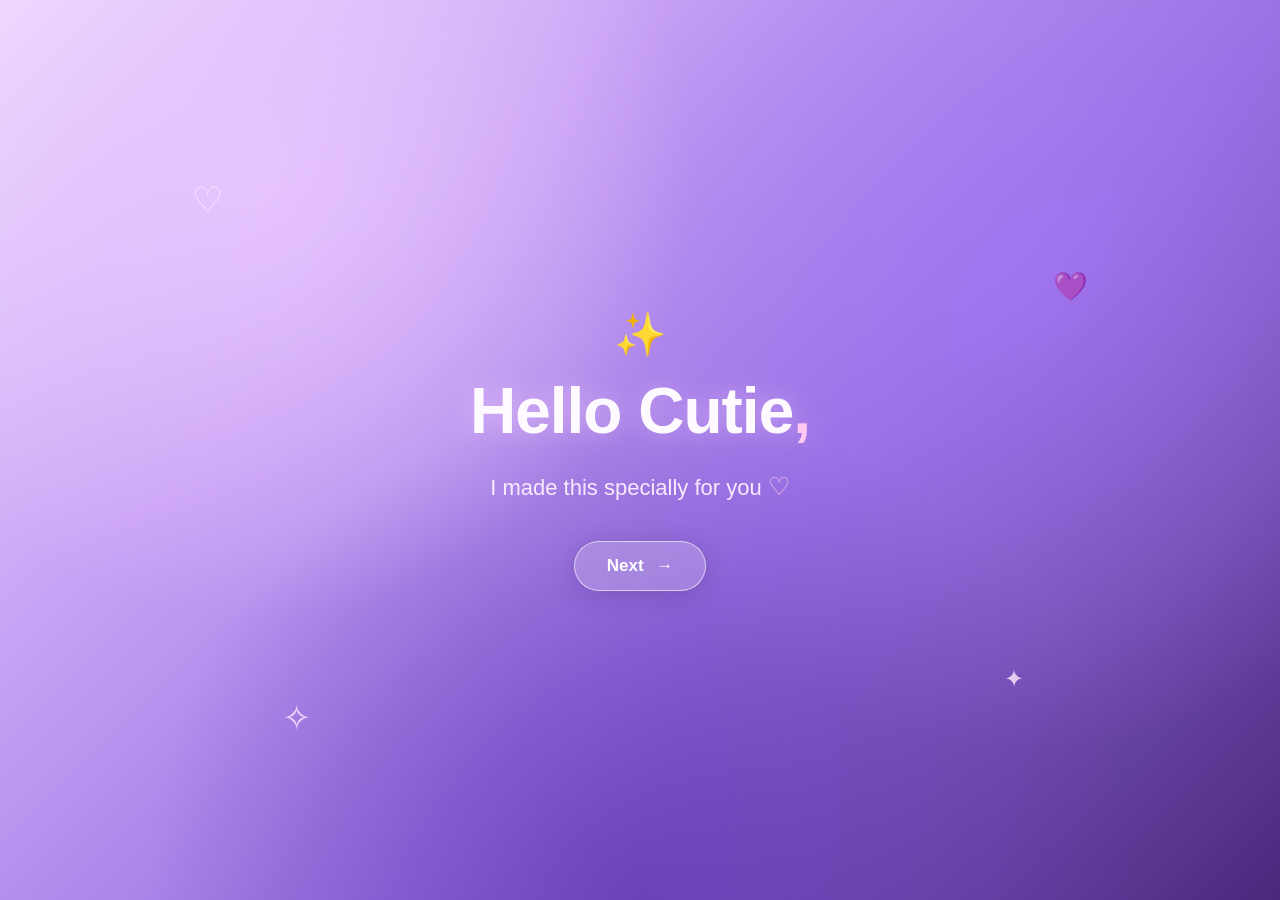
<file: index.html>
<!DOCTYPE html>
<html lang="en">
<head>
    <meta charset="UTF-8">
    <meta name="viewport" content="width=device-width, initial-scale=1.0">
    <meta name="theme-color" content="#CF9FFF">

    <title>Birthday Website</title>

    <link rel="icon" type="image/png" href="assets/images/starlit-moon.png">
    <link rel="stylesheet" href="styles/index.css">

    <script src="scripts/index.js" defer></script>
</head>

<body>
    <main class="intro">
        <!-- Floaties na mga bituin -->
        <div class="floating-heart heart1">♡</div>
        <div class="floating-heart heart2">💜</div>
        <div class="floating-heart heart3">✧</div>
        <div class="floating-heart heart4">✦</div>

        <!-- Introooo -->
        <div class="intro-content">
            <div class="sparkle">✨</div>

            <h1>Hello Cutie<span class="comma">,</span></h1>
            <p class="intro-message">
                I made this specially for you
                <span class="pink-heart">♡</span>
            </p>
            <button class="next-button" id="nextButton" type="button">
                Next <span>→</span>
            </button>
        </div>
    </main>
</body>
</html>
</file>
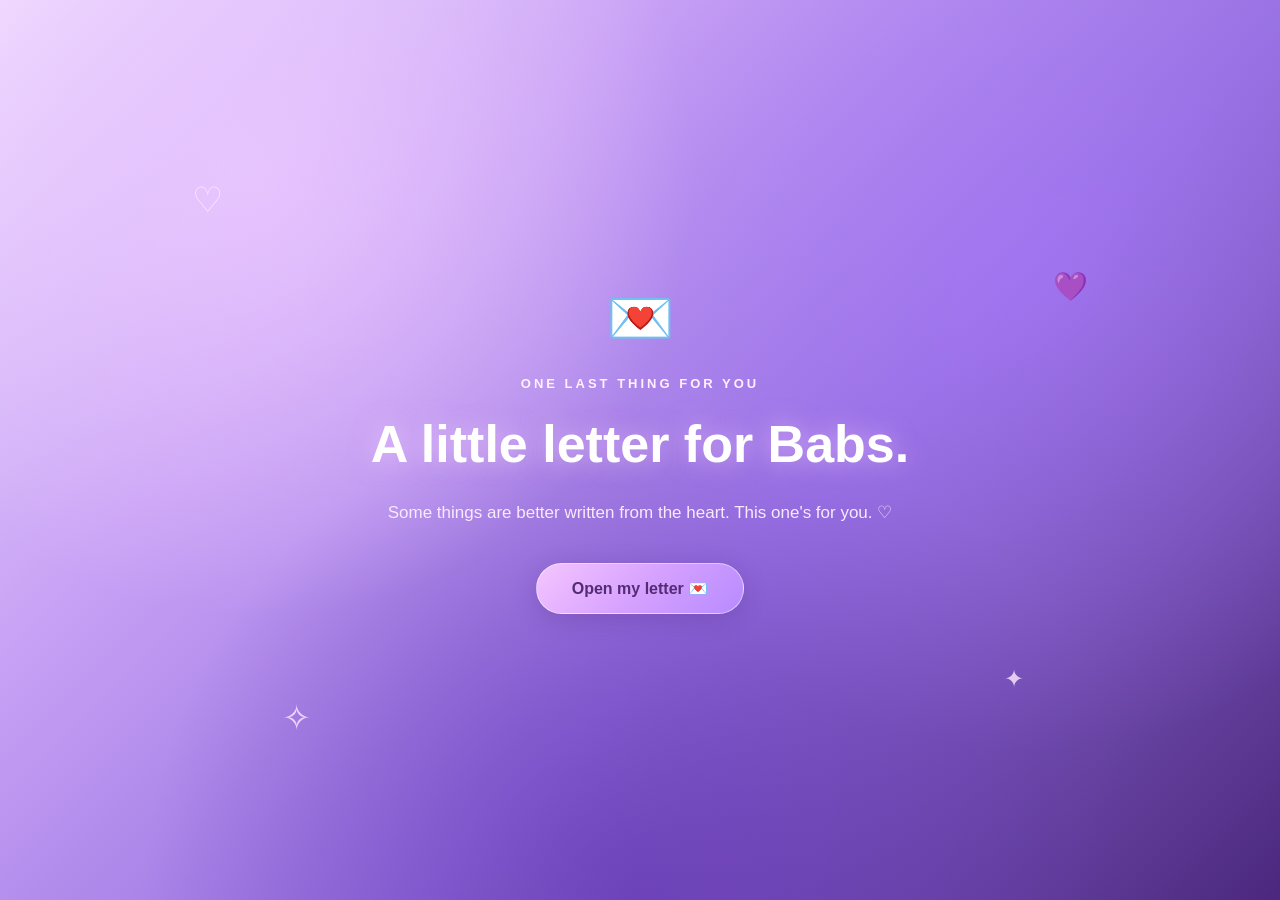
<file: message.html>
<!doctype html>
<html lang="en">
    <head>
        <meta charset="UTF-8" />
        <meta name="viewport" content="width=device-width, initial-scale=1.0" />
        <meta name="theme-color" content="#CF9FFF" />

        <title>A Letter For Babs ♡</title>

        <link rel="icon" type="image/png" href="assets/images/starlit-moon.png" />
        <link rel="stylesheet" href="styles/index.css" />

        <script src="scripts/index.js" defer></script>
    </head>

    <body>
        <main class="surprise-page">
            <!-- FLOATING DECORATIONS -->
            <div class="floating-heart heart1">♡</div>
            <div class="floating-heart heart2">💜</div>
            <div class="floating-heart heart3">✧</div>
            <div class="floating-heart heart4">✦</div>

            <!-- LETTER INTRODUCTION -->
            <section class="surprise-intro" id="letterIntro">
                <div class="question-sparkle">💌</div>

                <p class="eyebrow">ONE LAST THING FOR YOU</p>

                <h1>A little letter for Babs.</h1>

                <p class="surprise-subtitle">Some things are better written from the heart. This one's for you. ♡</p>

                <button class="surprise-button" id="openLetterButton" type="button">Open my letter 💌</button>
            </section>

            <!-- THE PERSONAL LETTER -->
            <section class="slideshow-panel love-letter" id="letterContent" hidden>
                <div class="letter-header">
                    <p class="eyebrow">A MESSAGE FROM MY HEART</p>

                    <div class="letter-heart">💗</div>

                    <h1>Dear Babs,</h1>
                </div>

                <!-- BACKGROUND MUSIC PLAYER -->
                <div class="letter-audio">
                    <p>♪ A little something while you read ♡</p>

                    <audio id="letterAudio" controls loop preload="metadata">
                        <source src="assets/audio/Mahika Instrumental.mp3" type="audio/mpeg" />

                        Your browser does not support audio playback.
                    </audio>
                </div>

                <!-- LETTER BODY -->
                <article class="letter-body">
                    <p>Happiest Birthday to you.</p>

                    <p>
                        We first met on April 10, 2026, when we weren't even looking for friends. Our stories were
                        almost the same, and I quickly grew fond of you. At first, I thought you would just be like a
                        sister to me, until you showed me that even while I'm still healing, I can still hope for
                        someone like you.
                    </p>

                    <p>
                        I know you're still not sure about your feelings, but I've decided to stay with you. I'm proud
                        of you; it might look like you're taking everything lightly, but I'm happy for your wins, and
                        I'll be there for your losses.
                    </p>

                    <p>
                        I appreciate you and I love you—not just because I'm attracted to you (although I'm totally in
                        love with you), but because I'll choose you again and again.
                    </p>

                    <p class="special-paragraph">
                        You might not be the "best woman in the world" by the world's standards, but you'll always be my
                        best girl :&gt;
                    </p>

                    <p>Happiest Birthday again, JJ, Babs, Cutie, Sweetie, and the lady I want to pursue.</p>

                    <!-- QUOTE -->
                    <div class="letter-quote">
                        <span class="quote-mark">“</span>

                        <p>
                            You can't expect to win every single battle, but love's worth fighting for, and if you're
                            brave and courageous and never quit, you can come out a winner...
                        </p>

                        <span class="quote-author">— Brock</span>
                    </div>

                    <!-- SIGNATURE -->
                    <div class="letter-signature">
                        <p>From yours and yours only,</p>

                        <h2>CJ</h2>

                        <div class="signature-heart">♡</div>
                    </div>
                </article>

                <!-- RESTART -->
                <div class="letter-footer">
                    <p>I hope this made you smile. ♡</p>

                    <button class="message-button" id="restartButton" type="button">Back to the beginning ↻</button>
                </div>
            </section>
        </main>
    </body>
</html>
</file>
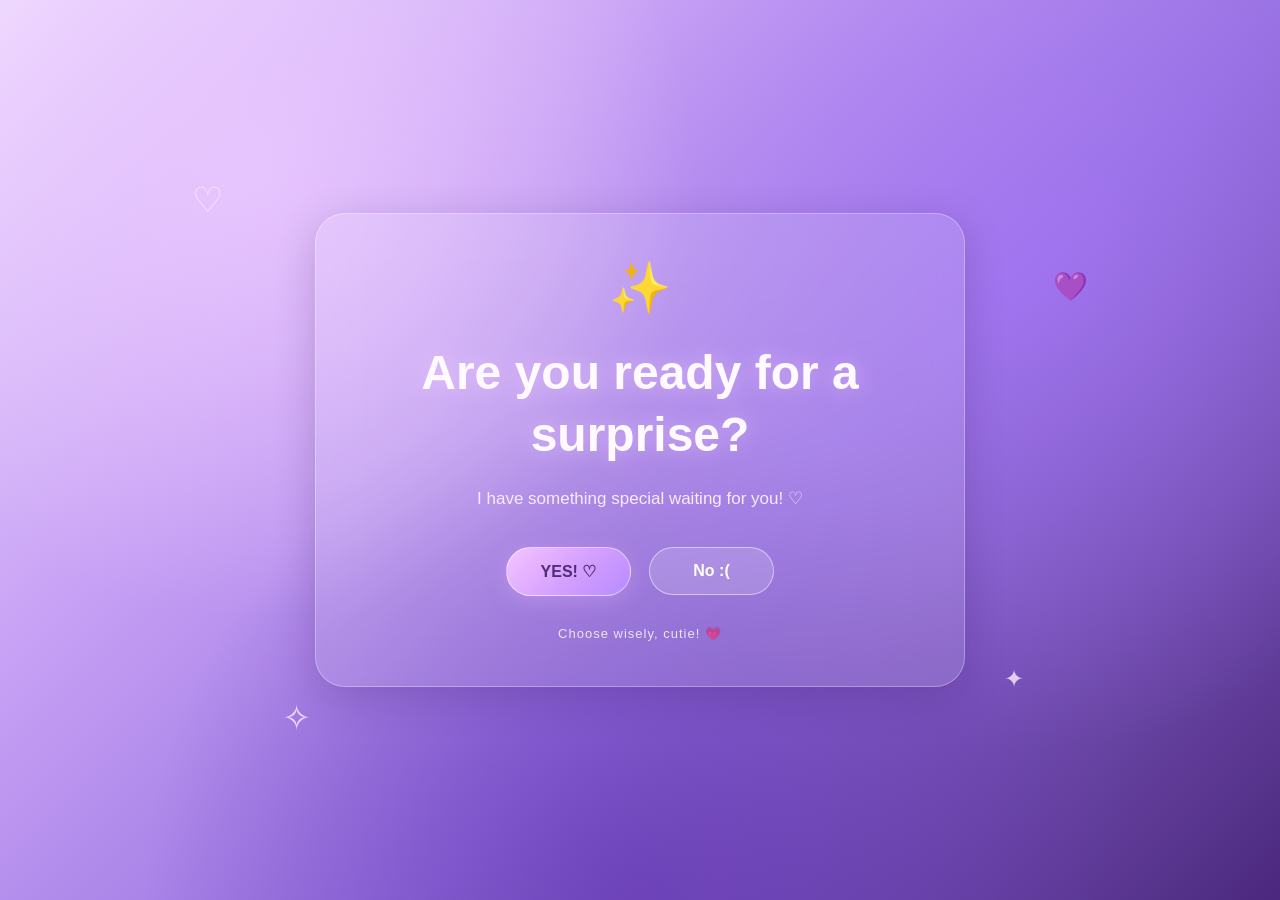
<file: next.html>
<!DOCTYPE html>
<html lang="en">
<head>
    <meta charset="UTF-8">
    <meta name="viewport" content="width=device-width, initial-scale=1.0">
    <meta name="theme-color" content="#CF9FFF">

    <title>One Little Question ♡</title>

    <link rel="icon" type="image/png" href="assets/images/starlit-moon.png">
    <link rel="stylesheet" href="styles/index.css">

    <script src="scripts/index.js" defer></script>
</head>
<body>
    <main class="question-page">
        <!-- Floaties :> -->
        <div class="floating-heart heart1">♡</div>
        <div class="floating-heart heart2">💜</div>
        <div class="floating-heart heart3">✧</div>
        <div class="floating-heart heart4">✦</div>
        <section class="question-content">
            <div class="question-sparkle">✨</div>
            <h1>Are you ready for a surprise?</h1>
            <p class="question-subtitle">
                I have something special waiting for you! ♡
            </p>
            <div class="question-buttons">
                <button class="yes-button" id="yesButton">
                    YES! ♡
                </button>
                <button class="no-button" id="noButton">
                    No :(
                </button>
            </div>
            <p class="question-footer">
                Choose wisely, cutie! 💗
            </p>
        </section>
    </main>
</body>
</html>
</file>
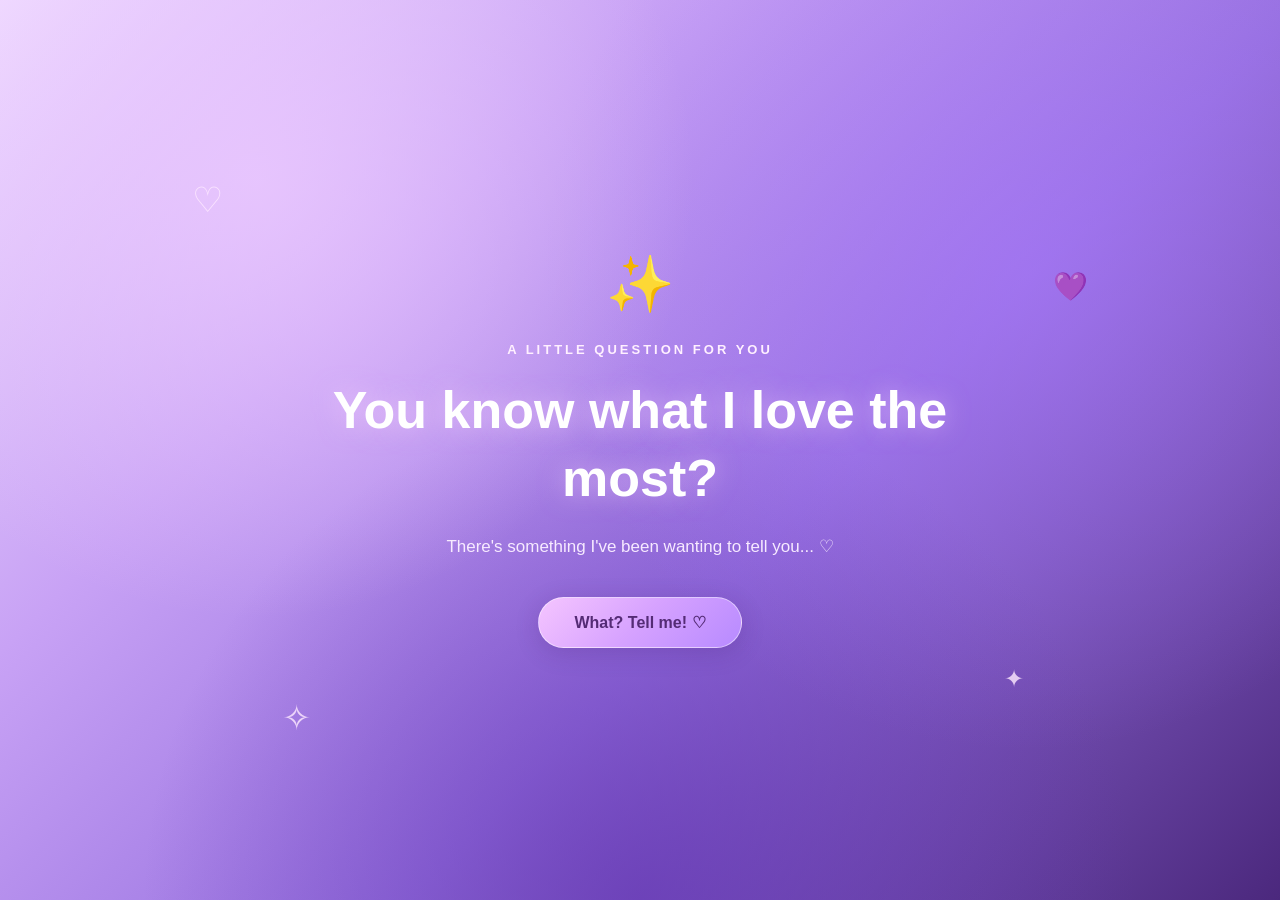
<file: surprise.html>
<!doctype html>
<html lang="en">
    <head>
        <meta charset="UTF-8" />
        <meta name="viewport" content="width=device-width, initial-scale=1.0" />
        <meta name="theme-color" content="#CF9FFF" />

        <title>What I Love the Most ♡</title>

        <link rel="icon" type="image/png" href="assets/images/starlit-moon.png" />
        <link rel="stylesheet" href="styles/index.css" />

        <script src="scripts/index.js" defer></script>
    </head>

    <body>
        <main class="surprise-page">
            <!-- FLOATING DECORATIONS -->
            <div class="floating-heart heart1">♡</div>
            <div class="floating-heart heart2">💜</div>
            <div class="floating-heart heart3">✧</div>
            <div class="floating-heart heart4">✦</div>

            <!-- =================================
             OPENING QUESTION
        ================================== -->

            <section class="surprise-intro" id="surpriseIntro">
                <div class="question-sparkle">✨</div>

                <p class="eyebrow">A LITTLE QUESTION FOR YOU</p>

                <h1>You know what I love the most?</h1>

                <p class="surprise-subtitle">There's something I've been wanting to tell you... ♡</p>

                <button class="surprise-button" id="startSlideshow" type="button">What? Tell me! ♡</button>
            </section>

            <!-- =================================
             PHOTO SLIDESHOW
        ================================== -->

            <section class="slideshow-panel" id="slideshow" hidden>
                <!-- SLIDESHOW HEADER -->
                <div class="slideshow-heading">
                    <p class="eyebrow">HERE'S WHAT I LOVE ABOUT YOU</p>

                    <div class="slide-progress" id="slideProgress">
                        <span class="slide-dot active"></span>
                        <span class="slide-dot"></span>
                        <span class="slide-dot"></span>
                        <span class="slide-dot"></span>
                        <span class="slide-dot"></span>
                    </div>

                    <p class="slide-count" id="slideCount">1 / 5</p>
                </div>

                <!-- =================================
                 SLIDE 1: YOUR PERSONALITY
            ================================== -->

                <article class="photo-slide active">
                    <h1>Your Personality <span>♡</span></h1>

                    <p class="slide-description">
                        There's just something about the way you are that makes you so special.
                    </p>

                    <div class="photo-grid">
                        <figure>
                            <img src="assets/images/personality-1.jpg" alt="Personality photo 1" />
                        </figure>

                        <figure>
                            <img src="assets/images/personality-2.jpg" alt="Personality photo 2" />
                        </figure>

                        <figure>
                            <img src="assets/images/personality-3.jpg" alt="Personality photo 3" />
                        </figure>
                    </div>
                </article>

                <!-- =================================
                 SLIDE 2: YOUR SMILE
            ================================== -->

                <article class="photo-slide">
                    <h1>Your Smile <span>♡</span></h1>

                    <p class="slide-description">
                        Your smile is one of my favorite things. I hope you never run out of reasons to smile.
                    </p>

                    <div class="photo-grid">
                        <figure>
                            <img src="assets/images/smile-1.jpg" alt="Smile photo 1" />
                        </figure>

                        <figure>
                            <img src="assets/images/smile-2.jpg" alt="Smile photo 2" />
                        </figure>

                        <figure>
                            <img src="assets/images/smile-3.jpg" alt="Smile photo 3" />
                        </figure>
                    </div>
                </article>

                <!-- =================================
                 SLIDE 3: YOUR MIND
            ================================== -->

                <article class="photo-slide">
                    <h1>Your Mind <span>♡</span></h1>

                    <p class="slide-description">
                        The way you think, the way you see things, and everything that makes you YOU.
                    </p>

                    <div class="photo-grid">
                        <figure>
                            <img src="assets/images/mind-1.jpg" alt="Mind photo 1" />
                        </figure>

                        <figure>
                            <img src="assets/images/mind-2.jpg" alt="Mind photo 2" />
                        </figure>

                        <figure>
                            <img src="assets/images/mind-3.jpg" alt="Mind photo 3" />
                        </figure>
                    </div>
                </article>

                <!-- =================================
                 SLIDE 4: YOUR INTERESTS
            ================================== -->

                <article class="photo-slide">
                    <h1>Your Interests <span>♡</span></h1>

                    <p class="slide-description">
                        All the little things you enjoy, the things you're passionate about, and what makes you happy.
                    </p>

                    <div class="photo-grid">
                        <figure>
                            <img src="assets/images/interests-1.jpg" alt="Interests photo 1" />
                        </figure>

                        <figure>
                            <img src="assets/images/interests-2.jpg" alt="Interests photo 2" />
                        </figure>

                        <figure>
                            <img src="assets/images/interests-3.jpg" alt="Interests photo 3" />
                        </figure>
                    </div>
                </article>

                <!-- =================================
                 SLIDE 5: YOU
            ================================== -->

                <article class="photo-slide">
                    <h1>You <span>♡</span></h1>

                    <p class="slide-description">
                        Not just one thing. Not just a part of you. Simply everything that makes you who you are.
                    </p>

                    <div class="photo-grid">
                        <figure>
                            <img src="assets/images/you-1.jpg" alt="You photo 1" />
                        </figure>

                        <figure>
                            <img src="assets/images/you-2.jpg" alt="You photo 2" />
                        </figure>

                        <figure>
                            <img src="assets/images/you-3.jpg" alt="You photo 3" />
                        </figure>
                    </div>
                </article>

                <!-- =================================
                 SLIDESHOW NAVIGATION
            ================================== -->

                <div class="slideshow-controls">
                    <button class="slide-control" id="prevSlide" type="button" disabled>← Previous</button>

                    <button class="slide-control" id="nextSlide" type="button">Next →</button>

                    <!-- APPEARS ON THE LAST SLIDE -->
                    <button class="message-button" id="messageButton" type="button" hidden>Read my message 💌</button>
                </div>
            </section>
        </main>
    </body>
</html>
</file>
<file: styles/index.css>
/* =====================================
   1. GLOBAL RESET
===================================== */

* {
    margin: 0;
    padding: 0;
    box-sizing: border-box;
}

body {
    min-height: 100vh;
    font-family: "Segoe UI", sans-serif;

    background: radial-gradient(circle at 20% 20%, rgba(235, 200, 255, 0.8), transparent 35%),
        radial-gradient(circle at 80% 30%, rgba(170, 120, 255, 0.5), transparent 40%),
        radial-gradient(circle at 50% 100%, rgba(100, 55, 180, 0.7), transparent 45%),
        linear-gradient(135deg, #f0ddff 0%, #c8a2f5 30%, #9670df 60%, #4b287d 100%);

    background-attachment: fixed;
    background-size: cover;
}

/* =====================================
   2. GLOBAL ANIMATIONS
===================================== */

@keyframes introReveal {
    from {
        opacity: 0;
        transform: translateY(30px) scale(0.95);
    }

    to {
        opacity: 1;
        transform: translateY(0) scale(1);
    }
}

@keyframes messageReveal {
    from {
        opacity: 0;
        transform: translateY(12px);
    }

    to {
        opacity: 1;
        transform: translateY(0);
    }
}

@keyframes sparkle {
    0%,
    100% {
        transform: scale(1) rotate(0deg);
    }

    50% {
        transform: scale(1.2) rotate(12deg);
    }
}

@keyframes floatHeart {
    0%,
    100% {
        transform: translateY(0) rotate(-10deg);
        opacity: 0.5;
    }

    50% {
        transform: translateY(-22px) rotate(10deg);
        opacity: 1;
    }
}

@keyframes slideReveal {
    from {
        opacity: 0;
        transform: translateY(15px);
    }

    to {
        opacity: 1;
        transform: translateY(0);
    }
}

@keyframes letterReveal {
    from {
        opacity: 0;
        transform: translateY(20px) scale(0.95);
    }

    to {
        opacity: 1;
        transform: translateY(0) scale(1);
    }
}

/* =====================================
   3. FLOATING DECORATIONS
===================================== */

.floating-heart {
    position: absolute;
    color: rgba(255, 235, 255, 0.8);
    font-size: 35px;
    pointer-events: none;
    user-select: none;

    animation: floatHeart 5s ease-in-out infinite;
}

.heart1 {
    top: 20%;
    left: 15%;
}

.heart2 {
    top: 30%;
    right: 15%;
    font-size: 28px;
    animation-delay: 1s;
}

.heart3 {
    bottom: 18%;
    left: 22%;
    animation-delay: 2s;
}

.heart4 {
    bottom: 23%;
    right: 20%;
    font-size: 24px;
    animation-delay: 1.5s;
}

/* =====================================
   4. PAGE 1 - MAIN INTRO
===================================== */

.intro {
    min-height: 100vh;
    min-height: 100dvh;
    width: 100%;

    display: flex;
    align-items: center;
    justify-content: center;

    position: relative;
    overflow: hidden;

    padding: 24px;
    text-align: center;
}

.intro-content {
    position: relative;
    z-index: 2;
    animation: introReveal 1.5s ease-out both;
}

/* Sparkle */

.sparkle {
    font-size: 42px;
    margin-bottom: 15px;
    animation: sparkle 2s ease-in-out infinite;
}

/* Greeting */

.intro h1 {
    color: #fffaff;
    font-size: clamp(36px, 7vw, 64px);
    font-weight: 700;
    letter-spacing: -1px;
    margin-bottom: 18px;

    text-shadow: 0 0 25px rgba(255, 220, 255, 0.4);
}

.comma {
    color: #ffc9f2;
}

/* Intro message */

.intro-message {
    color: #f7eaff;
    font-size: clamp(16px, 3vw, 22px);
    line-height: 1.6;
    margin-bottom: 35px;

    animation: messageReveal 1.2s ease-out 0.5s both;
}

.pink-heart {
    color: #ffc2ef;
    font-size: 25px;
}

/* Next button */

.next-button {
    padding: 14px 32px;

    border: 1px solid rgba(255, 255, 255, 0.6);
    border-radius: 50px;

    background: rgba(255, 255, 255, 0.2);
    color: white;

    font-size: 17px;
    font-weight: 600;
    font-family: inherit;

    cursor: pointer;

    backdrop-filter: blur(12px);
    -webkit-backdrop-filter: blur(12px);

    box-shadow: 0 5px 25px rgba(65, 25, 100, 0.2);

    transition:
        background 0.3s ease,
        transform 0.3s ease,
        box-shadow 0.3s ease;

    animation: messageReveal 1s ease-out 0.9s both;
}

.next-button span {
    display: inline-block;
    margin-left: 8px;
    transition: transform 0.3s ease;
}

.next-button:hover {
    background: rgba(255, 255, 255, 0.35);
    transform: translateY(-4px);

    box-shadow: 0 8px 30px rgba(255, 200, 255, 0.3);
}

.next-button:hover span {
    transform: translateX(5px);
}

.next-button:focus-visible {
    outline: 2px solid white;
    outline-offset: 5px;
}

/* =====================================
   5. PAGE 2 - QUESTION PAGE
===================================== */

.question-page {
    min-height: 100vh;
    min-height: 100dvh;
    width: 100%;

    display: flex;
    justify-content: center;
    align-items: center;

    position: relative;
    overflow: hidden;

    padding: 25px;
    text-align: center;
}

.question-content {
    position: relative;
    z-index: 2;

    max-width: 650px;
    width: 100%;

    padding: 45px 30px;
    border-radius: 30px;

    background: rgba(255, 255, 255, 0.13);

    backdrop-filter: blur(20px);
    -webkit-backdrop-filter: blur(20px);

    border: 1px solid rgba(255, 255, 255, 0.3);

    box-shadow: 0 10px 40px rgba(45, 15, 80, 0.2);

    animation: introReveal 1.2s ease-out both;
}

/* Question sparkle */

.question-sparkle {
    font-size: 50px;
    margin-bottom: 25px;

    animation: sparkle 2s ease-in-out infinite;
}

/* Question heading */

.question-content h1 {
    color: #fffaff;
    font-size: clamp(30px, 6vw, 48px);
    line-height: 1.3;
    margin-bottom: 18px;

    text-shadow: 0 0 20px rgba(255, 220, 255, 0.4);
}

/* Subtitle */

.question-subtitle {
    color: #f7eaff;
    font-size: 17px;
    line-height: 1.6;
    margin-bottom: 35px;
}

/* Button container */

.question-buttons {
    display: flex;
    justify-content: center;
    align-items: center;

    gap: 18px;
    flex-wrap: wrap;
}

/* YES and NO buttons */

.yes-button,
.no-button {
    min-width: 125px;
    padding: 14px 30px;

    border-radius: 50px;
    border: 1px solid rgba(255, 255, 255, 0.5);

    font-size: 16px;
    font-weight: 600;
    font-family: inherit;

    cursor: pointer;
    transition: all 0.3s ease;
}

.yes-button {
    background: linear-gradient(135deg, #f5c5ff, #d6a2ff, #b78aff);

    color: #542b75;

    box-shadow: 0 5px 20px rgba(230, 180, 255, 0.3);
}

.yes-button:hover {
    transform: translateY(-4px) scale(1.05);

    box-shadow: 0 8px 25px rgba(230, 180, 255, 0.5);
}

.no-button {
    background: rgba(255, 255, 255, 0.15);
    color: white;
}

.no-button:hover {
    background: rgba(255, 255, 255, 0.3);
    transform: translateY(-4px);
}

/* Footer */

.question-footer {
    color: rgba(255, 255, 255, 0.8);
    font-size: 13px;
    margin-top: 30px;
    letter-spacing: 1px;
}

/* =====================================
   6. PAGE 3 - SURPRISE INTRO
===================================== */

.surprise-page {
    min-height: 100vh;
    min-height: 100dvh;
    width: 100%;

    display: flex;
    flex-direction: column;
    align-items: center;
    justify-content: center;

    position: relative;
    overflow: hidden;

    padding: 35px 20px;
}

/* Opening question */

.surprise-intro {
    display: block;

    max-width: 700px;
    width: 100%;

    margin: auto;
    padding: 35px 20px;

    text-align: center;

    position: relative;
    z-index: 2;

    animation: introReveal 1.2s ease-out both;
}

/* Sparkle */

.surprise-intro .question-sparkle {
    font-size: 55px;
    margin-bottom: 25px;

    animation: sparkle 2s ease-in-out infinite;
}

/* Small heading */

.surprise-intro .eyebrow {
    color: #fff0ff;
    font-size: 13px;
    font-weight: 600;
    letter-spacing: 3px;
    margin-bottom: 20px;
}

/* Main question */

.surprise-intro h1 {
    color: #ffffff;

    font-size: clamp(32px, 6vw, 52px);
    font-weight: 700;
    line-height: 1.3;

    margin: 20px 0;

    text-shadow: 0 0 25px rgba(255, 220, 255, 0.5);
}

/* Subtitle */

.surprise-intro .surprise-subtitle {
    color: #f7eaff;
    font-size: 17px;
    line-height: 1.7;

    margin-bottom: 35px;
}

/* Opening button */

.surprise-button {
    display: inline-block;

    padding: 15px 35px;

    border: 1px solid rgba(255, 255, 255, 0.5);
    border-radius: 50px;

    background: linear-gradient(135deg, #f5c5ff, #d6a2ff, #b78aff);

    color: #542b75;

    font-size: 16px;
    font-weight: 600;
    font-family: inherit;

    cursor: pointer;

    transition: 0.3s ease;

    box-shadow: 0 5px 25px rgba(65, 25, 100, 0.2);
}

.surprise-button:hover {
    transform: translateY(-4px) scale(1.04);

    box-shadow: 0 10px 30px rgba(230, 180, 255, 0.45);
}

/* =====================================
   7. PAGE 3 - SLIDESHOW CONTAINER
===================================== */

.slideshow-panel {
    position: relative;
    z-index: 2;

    width: 100%;
    max-width: 780px;

    margin: auto;
    padding: 25px;

    border-radius: 28px;

    background: rgba(255, 255, 255, 0.13);

    backdrop-filter: blur(20px);
    -webkit-backdrop-filter: blur(20px);

    border: 1px solid rgba(255, 255, 255, 0.3);

    box-shadow: 0 10px 40px rgba(45, 15, 80, 0.2);

    animation: introReveal 0.8s ease-out both;
}

/* Make hidden elements actually disappear */

[hidden] {
    display: none !important;
}

#surpriseIntro[hidden],
#slideshow[hidden] {
    display: none !important;
}

/* =====================================
   8. SLIDESHOW HEADER
===================================== */

.slideshow-heading {
    text-align: center;
    margin-bottom: 25px;
}

.slideshow-heading .eyebrow {
    color: #fff0ff;
    font-size: 12px;
    font-weight: 600;
    letter-spacing: 3px;

    margin-bottom: 15px;
}

/* Progress indicators */

.slide-progress {
    display: flex;
    justify-content: center;
    align-items: center;

    gap: 9px;
    margin-bottom: 12px;
}

.slide-dot {
    width: 9px;
    height: 9px;

    border-radius: 50%;

    background: rgba(255, 255, 255, 0.35);

    transition: all 0.3s ease;
}

.slide-dot.active {
    width: 26px;
    border-radius: 10px;

    background: #ffd0f2;
}

/* Slide number */

.slide-count {
    color: rgba(255, 255, 255, 0.8);
    font-size: 13px;
}

/* =====================================
   9. INDIVIDUAL SLIDES
===================================== */

.photo-slide {
    display: none;
    text-align: center;
}

.photo-slide.active {
    display: block;
    animation: slideReveal 0.55s ease both;
}

/* Slide heading */

.photo-slide h1 {
    color: white;
    font-size: clamp(30px, 5vw, 43px);

    margin-bottom: 12px;
}

.photo-slide h1 span {
    color: #ffc9f2;
}

/* Slide description */

.slide-description {
    color: #f7eaff;

    font-size: 15px;
    line-height: 1.7;

    max-width: 550px;

    margin: 0 auto 25px;
}

/* =====================================
   10. PHOTO GALLERY - SMALLER PHOTOS
===================================== */

.photo-grid {
    display: grid;

    /* Automatically centers 2 or 3 photos */
    grid-template-columns: repeat(auto-fit, minmax(150px, 190px));

    justify-content: center;
    align-items: center;

    gap: 15px;

    width: 100%;
    max-width: 620px;

    margin: 0 auto;
}

/* Individual photo frames */

.photo-grid figure {
    width: 100%;
    height: 190px;

    overflow: hidden;

    border-radius: 15px;

    background: rgba(255, 255, 255, 0.15);

    border: 2px solid rgba(255, 255, 255, 0.45);

    box-shadow: 0 5px 20px rgba(40, 15, 75, 0.2);

    transition:
        transform 0.3s ease,
        box-shadow 0.3s ease;
}

/* Actual photos */

.photo-grid img {
    display: block;

    width: 100%;
    height: 100%;

    object-fit: cover;
    object-position: center;

    transition: transform 0.5s ease;
}

/* Hover effects */

.photo-grid figure:hover {
    transform: translateY(-5px) scale(1.03);

    box-shadow: 0 10px 25px rgba(40, 15, 75, 0.3);
}

.photo-grid figure:hover img {
    transform: scale(1.07);
}

/* =====================================
   11. SLIDESHOW NAVIGATION
===================================== */

.slideshow-controls {
    display: flex;

    justify-content: center;
    align-items: center;

    flex-wrap: wrap;
    gap: 12px;

    margin-top: 28px;
}

/* Navigation buttons */

.slide-control,
.message-button {
    padding: 12px 23px;

    border-radius: 50px;
    border: 1px solid rgba(255, 255, 255, 0.4);

    color: white;

    font-family: inherit;
    font-size: 14px;
    font-weight: 600;

    cursor: pointer;

    transition: 0.3s ease;
}

/* Previous and Next */

.slide-control {
    background: rgba(255, 255, 255, 0.16);
}

.slide-control:hover:not(:disabled) {
    background: rgba(255, 255, 255, 0.3);
    transform: translateY(-3px);
}

.slide-control:disabled {
    opacity: 0.35;
    cursor: not-allowed;
}

/* Final message button */

.message-button {
    background: linear-gradient(135deg, #f5c5ff, #d6a2ff, #b78aff);

    color: #542b75;

    box-shadow: 0 5px 20px rgba(230, 180, 255, 0.3);
}

.message-button:hover {
    transform: translateY(-4px) scale(1.04);

    box-shadow: 0 8px 25px rgba(230, 180, 255, 0.45);
}

/* =====================================
   12. PAGE 2 - RESPONSIVE DESIGN
===================================== */

@media (max-width: 480px) {
    .intro {
        padding: 20px;
    }

    .intro h1 {
        letter-spacing: -0.5px;
    }

    .heart1 {
        left: 8%;
    }

    .heart2 {
        right: 8%;
    }

    .question-content {
        padding: 35px 20px;
    }

    .question-buttons {
        gap: 12px;
    }

    .yes-button,
    .no-button {
        min-width: 110px;
        padding: 13px 24px;
    }
}

/* =====================================
   13. SLIDESHOW - MOBILE RESPONSIVE
===================================== */

@media (max-width: 600px) {
    .surprise-page {
        padding: 20px 12px;
    }

    .slideshow-panel {
        width: 100%;
        padding: 22px 15px;
    }

    .photo-grid {
        grid-template-columns: repeat(2, minmax(0, 145px));
        gap: 12px;
    }

    .photo-grid figure {
        height: 170px;
    }

    /* Center the third photo when there are 3 */

    .photo-grid figure:last-child:nth-child(odd) {
        grid-column: 1 / -1;
        width: 75%;
        justify-self: center;
    }

    .photo-slide h1 {
        font-size: 30px;
    }

    .slide-description {
        font-size: 14px;
    }

    .slideshow-heading .eyebrow {
        font-size: 10px;
        letter-spacing: 2px;
    }

    .slideshow-controls {
        gap: 8px;
    }

    .slide-control,
    .message-button {
        padding: 11px 17px;
        font-size: 13px;
    }

    .surprise-intro {
        padding: 25px 12px;
    }

    .surprise-intro h1 {
        font-size: clamp(30px, 8vw, 40px);
    }

    .surprise-intro .surprise-subtitle {
        font-size: 15px;
    }
}

/* =====================================
   14. ACCESSIBILITY
===================================== */

@media (prefers-reduced-motion: reduce) {
    *,
    *::before,
    *::after {
        animation-duration: 0.01ms !important;
        animation-iteration-count: 1 !important;
        transition-duration: 0.01ms !important;
        scroll-behavior: auto !important;
    }
}

/* =====================================
   PAGE 4: BIRTHDAY LETTER
===================================== */

.letter-signature {
    text-align: center;
    margin-top: 35px;
    padding-top: 25px;
    border-top: 1px solid rgba(255, 255, 255, 0.25);
}

.letter-signature p {
    color: #f7eaff;
    font-size: 15px;
    margin-bottom: 10px;
}

.letter-signature h2 {
    color: #ffd0f2;
    font-size: clamp(17px, 3vw, 22px);
    line-height: 1.5;
    font-weight: 600;
}

#letterContent .photo-slide h1 {
    margin-bottom: 25px;
}

#letterContent .slide-description {
    max-width: 570px;
    margin: 0 auto 20px;
    text-align: center;
}

#letterContent .question-sparkle {
    margin: 15px 0;
}

@media (max-width: 600px) {
    #letterContent.slideshow-panel {
        padding: 25px 18px;
    }

    #letterContent .slide-description {
        font-size: 14px;
        line-height: 1.8;
    }

    .letter-signature h2 {
        font-size: 17px;
    }
}
/* =====================================
   PAGE 4 - PERSONAL LOVE LETTER
===================================== */

.love-letter {
    max-width: 760px;
    padding: 35px 45px;
    margin: 30px auto;
    animation: letterReveal 0.9s ease-out both;
}

/* Letter header */

.letter-header {
    text-align: center;
    margin-bottom: 30px;
}

.letter-header .eyebrow {
    color: #ffe5ff;
    font-size: 11px;
    letter-spacing: 3px;
    margin-bottom: 18px;
}

.letter-heart {
    font-size: 38px;
    margin-bottom: 12px;
    animation: sparkle 2s ease-in-out infinite;
}

.letter-header h1 {
    color: #ffffff;
    font-family: Georgia, serif;
    font-size: clamp(30px, 5vw, 42px);
    font-weight: 600;
}

/* Letter body */

.letter-body {
    background: rgba(255, 248, 255, 0.94);
    color: #62417d;

    padding: 35px;
    border-radius: 20px;

    box-shadow:
        0 8px 25px rgba(45, 15, 80, 0.12),
        inset 0 0 20px rgba(255, 220, 255, 0.2);
}

.letter-body > p {
    font-family: Georgia, serif;
    font-size: 16px;
    line-height: 2;
    text-align: left;

    margin-bottom: 20px;
}

.letter-body > p:first-child {
    color: #915eb5;
    font-weight: 600;
}

/* Special paragraph */

.letter-body .special-paragraph {
    color: #a04e91;
    font-weight: 600;
    padding: 17px 20px;

    background: rgba(224, 180, 255, 0.16);
    border-left: 3px solid #c38be5;

    border-radius: 5px;
}

/* Quote styling */

.letter-quote {
    position: relative;
    margin: 35px 0;
    padding: 25px;

    border-top: 1px solid rgba(145, 94, 181, 0.25);
    border-bottom: 1px solid rgba(145, 94, 181, 0.25);

    text-align: center;
}

.quote-mark {
    display: block;
    font-family: Georgia, serif;
    font-size: 55px;
    line-height: 1;
    color: #c38be5;
}

.letter-quote p {
    color: #78518e;
    font-family: Georgia, serif;
    font-size: 15px;
    font-style: italic;
    line-height: 1.9;
}

.quote-author {
    display: block;
    color: #a26ebc;
    font-family: Georgia, serif;
    font-size: 14px;
    font-weight: 600;
    margin-top: 15px;
}

/* Signature */

.letter-signature {
    margin-top: 30px;
    text-align: right;
}

.letter-signature p {
    color: #805b91;
    font-family: Georgia, serif;
    font-size: 15px;
    margin-bottom: 8px;
}

.letter-signature h2 {
    color: #9a61bd;
    font-family: Georgia, serif;
    font-size: 34px;
    font-style: italic;
}

.signature-heart {
    color: #d28dcc;
    font-size: 22px;
    margin-top: 5px;
}

/* Letter footer */

.letter-footer {
    text-align: center;
    margin-top: 28px;
}

.letter-footer > p {
    color: #f8eaff;
    font-size: 14px;
    margin-bottom: 20px;
}

/* Mobile */

@media (max-width: 600px) {
    .love-letter {
        padding: 25px 15px;
        margin: 15px auto;
    }

    .letter-body {
        padding: 24px 19px;
    }

    .letter-body > p {
        font-size: 14px;
        line-height: 1.9;
    }

    .letter-quote {
        padding: 20px 10px;
    }

    .letter-quote p {
        font-size: 14px;
    }

    .letter-signature h2 {
        font-size: 30px;
    }
}
/* =====================================
   LETTER AUDIO PLAYER
===================================== */

.letter-audio {
    text-align: center;
    margin: 0 auto 25px;
    padding: 18px;

    background: rgba(255, 255, 255, 0.12);
    border: 1px solid rgba(255, 255, 255, 0.25);
    border-radius: 15px;
}

.letter-audio p {
    color: #fff0ff;
    font-size: 14px;
    margin-bottom: 12px;
}

.letter-audio audio {
    display: block;
    width: 100%;
    max-width: 420px;
    height: 42px;
    margin: 0 auto;
}

@media (max-width: 600px) {
    .letter-audio {
        padding: 14px;
    }

    .letter-audio audio {
        width: 100%;
    }
}
</file>
